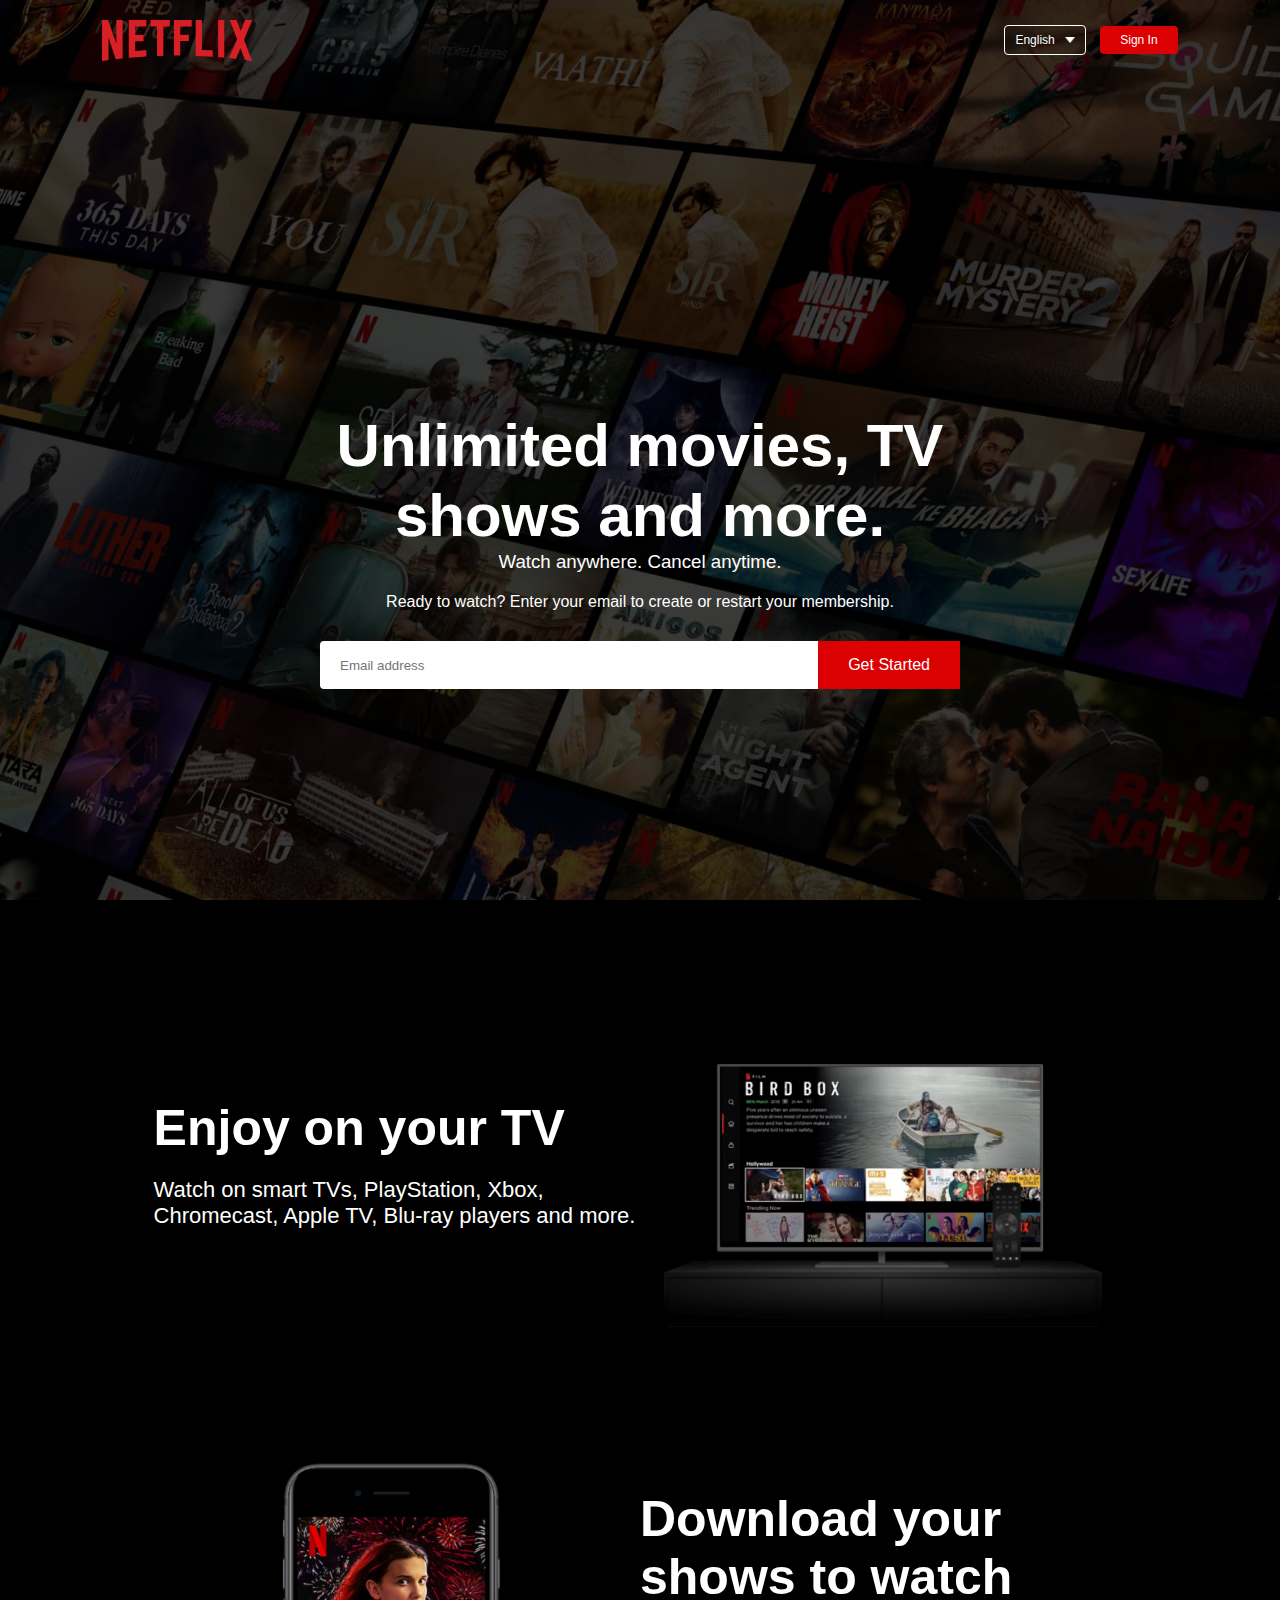
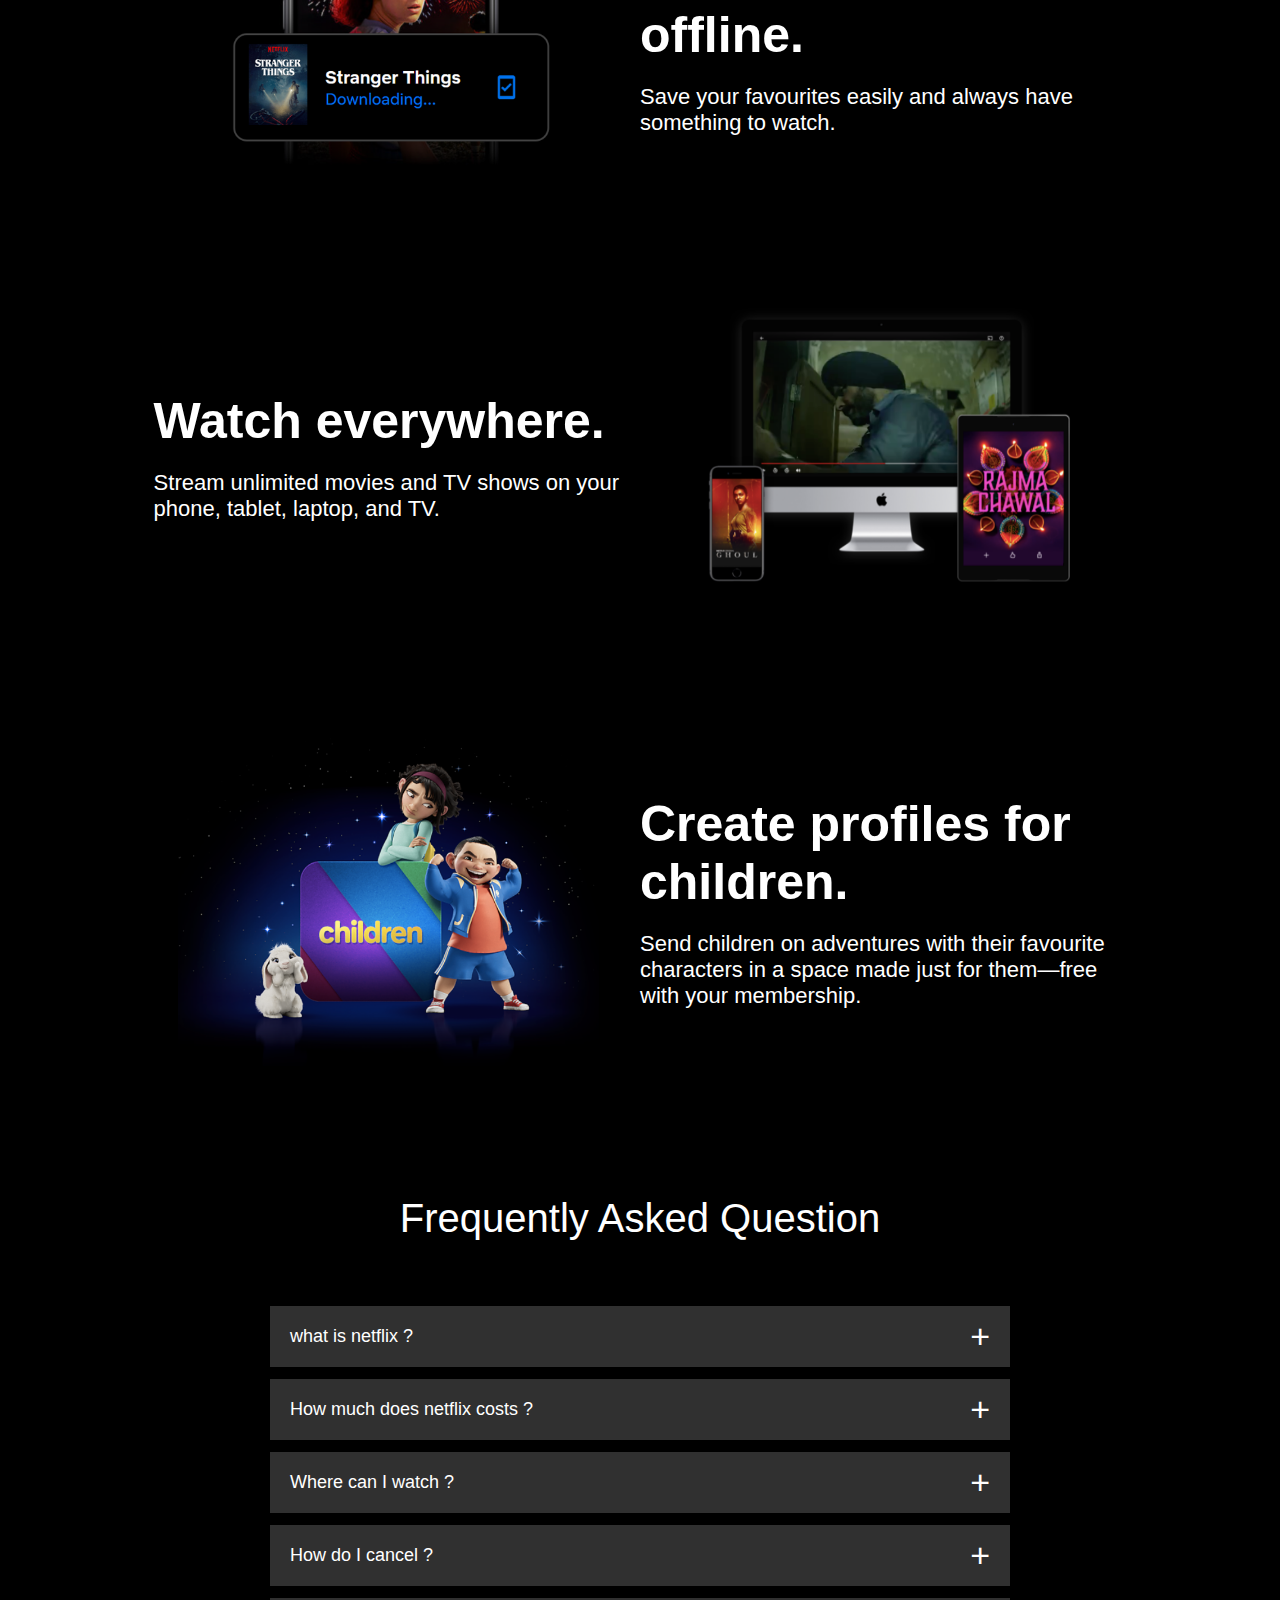
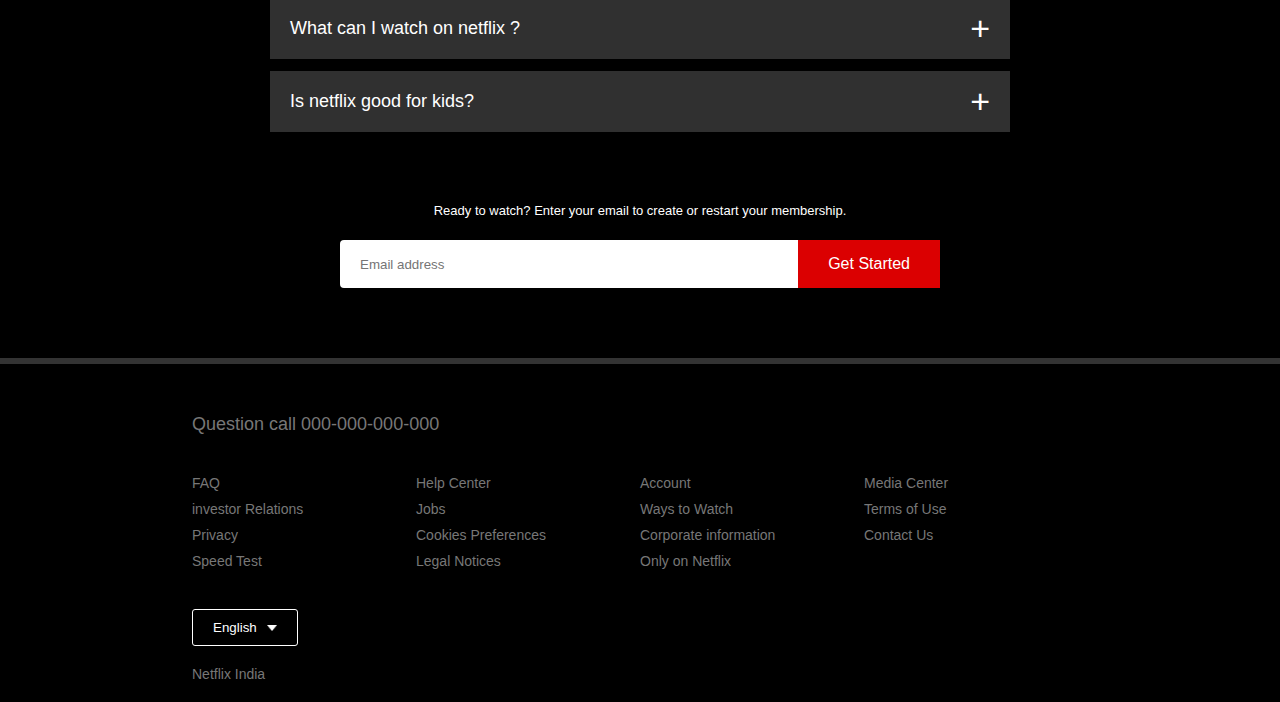
<file: index.html>
<!DOCTYPE html>
<html lang="en">
<head>
    <meta charset="UTF-8">
    <meta http-equiv="X-UA-Compatible" content="IE=edge">
    <meta name="viewport" content="width=device-width, initial-scale=1.0">
    <title>Netflix</title>
    <link rel="icon" href="images/netflix-title-logo.jpg">
    <link rel="stylesheet" href="netflixstyle.css">
</head>
<body>
    <div class="header">
        <nav>
            <img src="images/logo.png" class="logo">
            <div>
                <button class="language-btn">English<img src="images/down-icon.png"></button>
                <button>Sign In</button>
            </div>
        </nav>
        <div class="header-content">
            <h1>Unlimited movies, TV shows and more.</h1>
            <h3>Watch anywhere. Cancel anytime.</h3>
            <p>Ready to watch? Enter your email to create or restart your membership.</p>
            <form class="email-signup">
                <input type="email" placeholder="Email address" required>
                <button type="submit">Get Started</button>
            </form>
        </div>
    </div>
    <div class="features">
        <div class="row">
            <div class="text-col">
                <h2>Enjoy on your TV</h2>
                <p>Watch on smart TVs, PlayStation, Xbox, Chromecast, Apple TV, Blu-ray players and more.</p>

            </div>
            <div class="img-col">
                <img src="images/feature-1.png">
            </div>
        </div>
        <div class="row">
            <div class="img-col">
                <img src="images/feature-2.png">
            </div>
            <div class="text-col">
                <h2>Download your shows to watch offline.</h2>
                <p>Save your favourites easily and always have something to watch.</p>

            </div>
           
        </div>
        <div class="row">
            <div class="text-col">
                <h2>Watch everywhere.</h2>
                <p>Stream unlimited movies and TV shows on your phone, tablet, laptop, and TV.</p>

            </div>
            <div class="img-col">
                <img src="images/feature-3.png">
            </div>
        </div>
        <div class="row">
            <div class="img-col">
                <img src="images/feature-4.png">
            </div>
            <div class="text-col">
                <h2>Create profiles for children.</h2>
                <p>Send children on adventures with their favourite characters in a space made just for them—free with your membership.</p>

            </div>
           
        </div>
    </div>
    <div class="faq">
        <h2>Frequently Asked Question</h2>
        <ul class="accordion">
            <li>
                <input type="radio" name="accordion" id="first">
                <label for="first">what is netflix ? </label>
                <div class="content">
                    <p>Netflix is a streaming service that offers a wide variety of award-winning TV shows, movies, anime, documentaries and more – on thousands of internet-connected devices.</p>

                </div>
            </li>
            <li>
                <input type="radio" name="accordion" id="second">
                <label for="second">How much does netflix costs ? </label>
                <div class="content">
                    <p>Watch Netflix on your smartphone, tablet, Smart TV, laptop, or streaming device, all for one fixed monthly fee. Plans range from ₹ 149 to ₹ 649 a month. No extra costs, no contracts.</p>

                </div>
            </li>
            <li>
                <input type="radio" name="accordion" id="third">
                <label for="third">Where can I watch ? </label>
                <div class="content">
                    <p>Watch anywhere, anytime. Sign in with your Netflix account to watch instantly on the web at netflix.com from your personal computer or on any internet-connected device that offers the Netflix app, including smart TVs, smartphones, tablets, streaming media players and game consoles.</p>

                </div>
            </li>
            <li>
                <input type="radio" name="accordion" id="fourth">
                <label for="fourth">How do I cancel ? </label>
                <div class="content">
                    <p>Netflix is flexible. There are no annoying contracts and no commitments. You can easily cancel your account online in two clicks. There are no cancellation fees – start or stop your account anytime.</p>

                </div>
            </li>
            <li>
                <input type="radio" name="accordion" id="fifth">
                <label for="fifth">What can I watch on netflix ? </label>
                <div class="content">
                    <p>Netflix has an extensive library of feature films, documentaries, TV shows, anime, award-winning Netflix originals, and more. Watch as much as you want, anytime you want.</p>

                </div>
            </li>
            <li>
                <input type="radio" name="accordion" id="sixth">
                <label for="sixth">Is netflix good for kids? </label>
                <div class="content">
                    <p>The Netflix Kids experience is included in your membership to give parents control while kids enjoy family-friendly TV shows and films in their own space.</p>

                </div>
            </li>
        </ul>
        <small>Ready to watch? Enter your email to create or restart your membership.</small>
        <form class="email-signup">
            <input type="email" placeholder="Email address" required>
            <button type="submit">Get Started</button>
        </form>
    </div>
    <div class="footer">
        <h2> Question call 000-000-000-000</h2>
        <div class="row">
            <div class="col">
                <a href="#">FAQ</a>
                <a href="#">investor Relations</a>
                <a href="#">Privacy</a>
                <a href="#">Speed Test</a>
            </div>
            <div class="col">
                <a href="#">Help Center</a>
                <a href="#">Jobs</a>
                <a href="#">Cookies Preferences</a>
                <a href="#">Legal Notices</a>
            </div>
            <div class="col">
                <a href="#">Account</a>
                <a href="#">Ways to Watch</a>
                <a href="#">Corporate information</a>
                <a href="#">Only on Netflix</a>
            </div>
            <div class="col">
                <a href="#">Media Center</a>
                <a href="#">Terms of Use</a>
                <a href="#">Contact Us</a>
            </div>
        </div>
        <button class="language-btn">English<img src="images/down-icon.png"></button>
        <p class="copyright-text">Netflix India</p>
    </div>
</body>
</html>
</file>
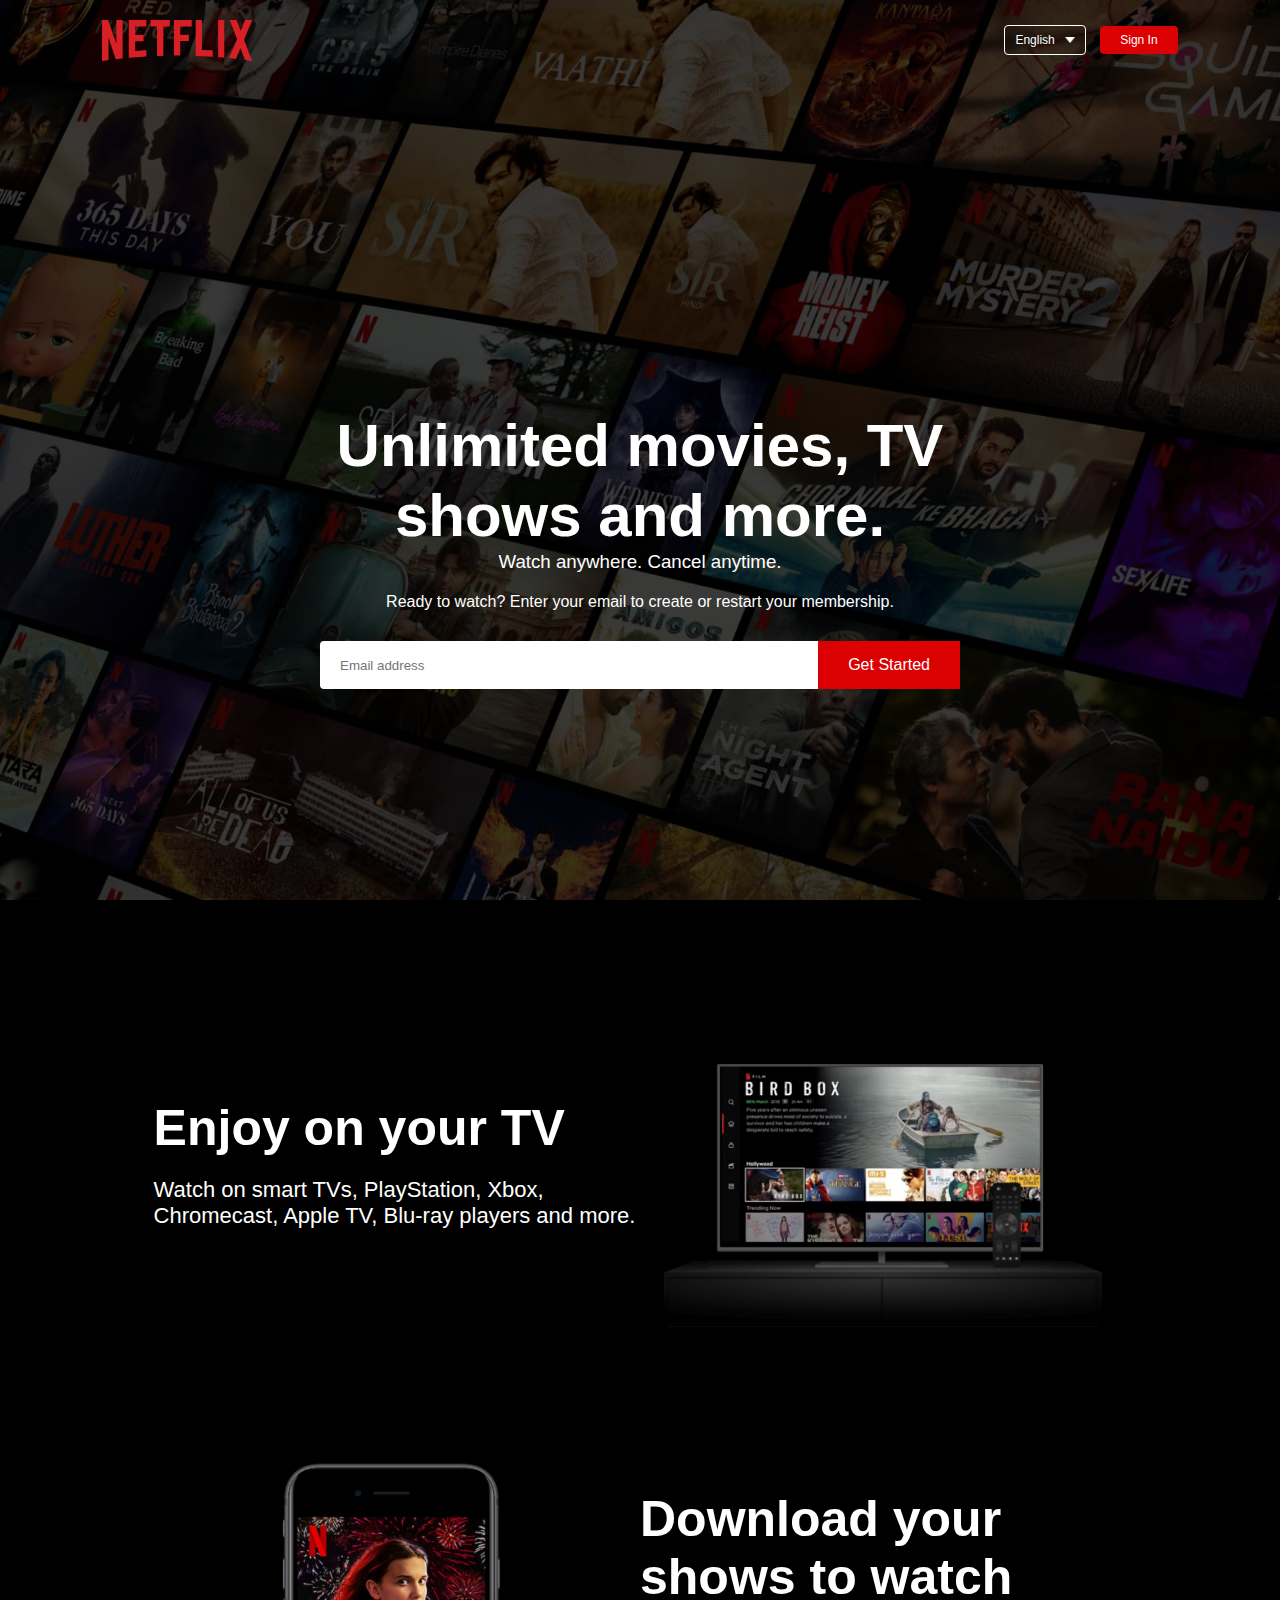
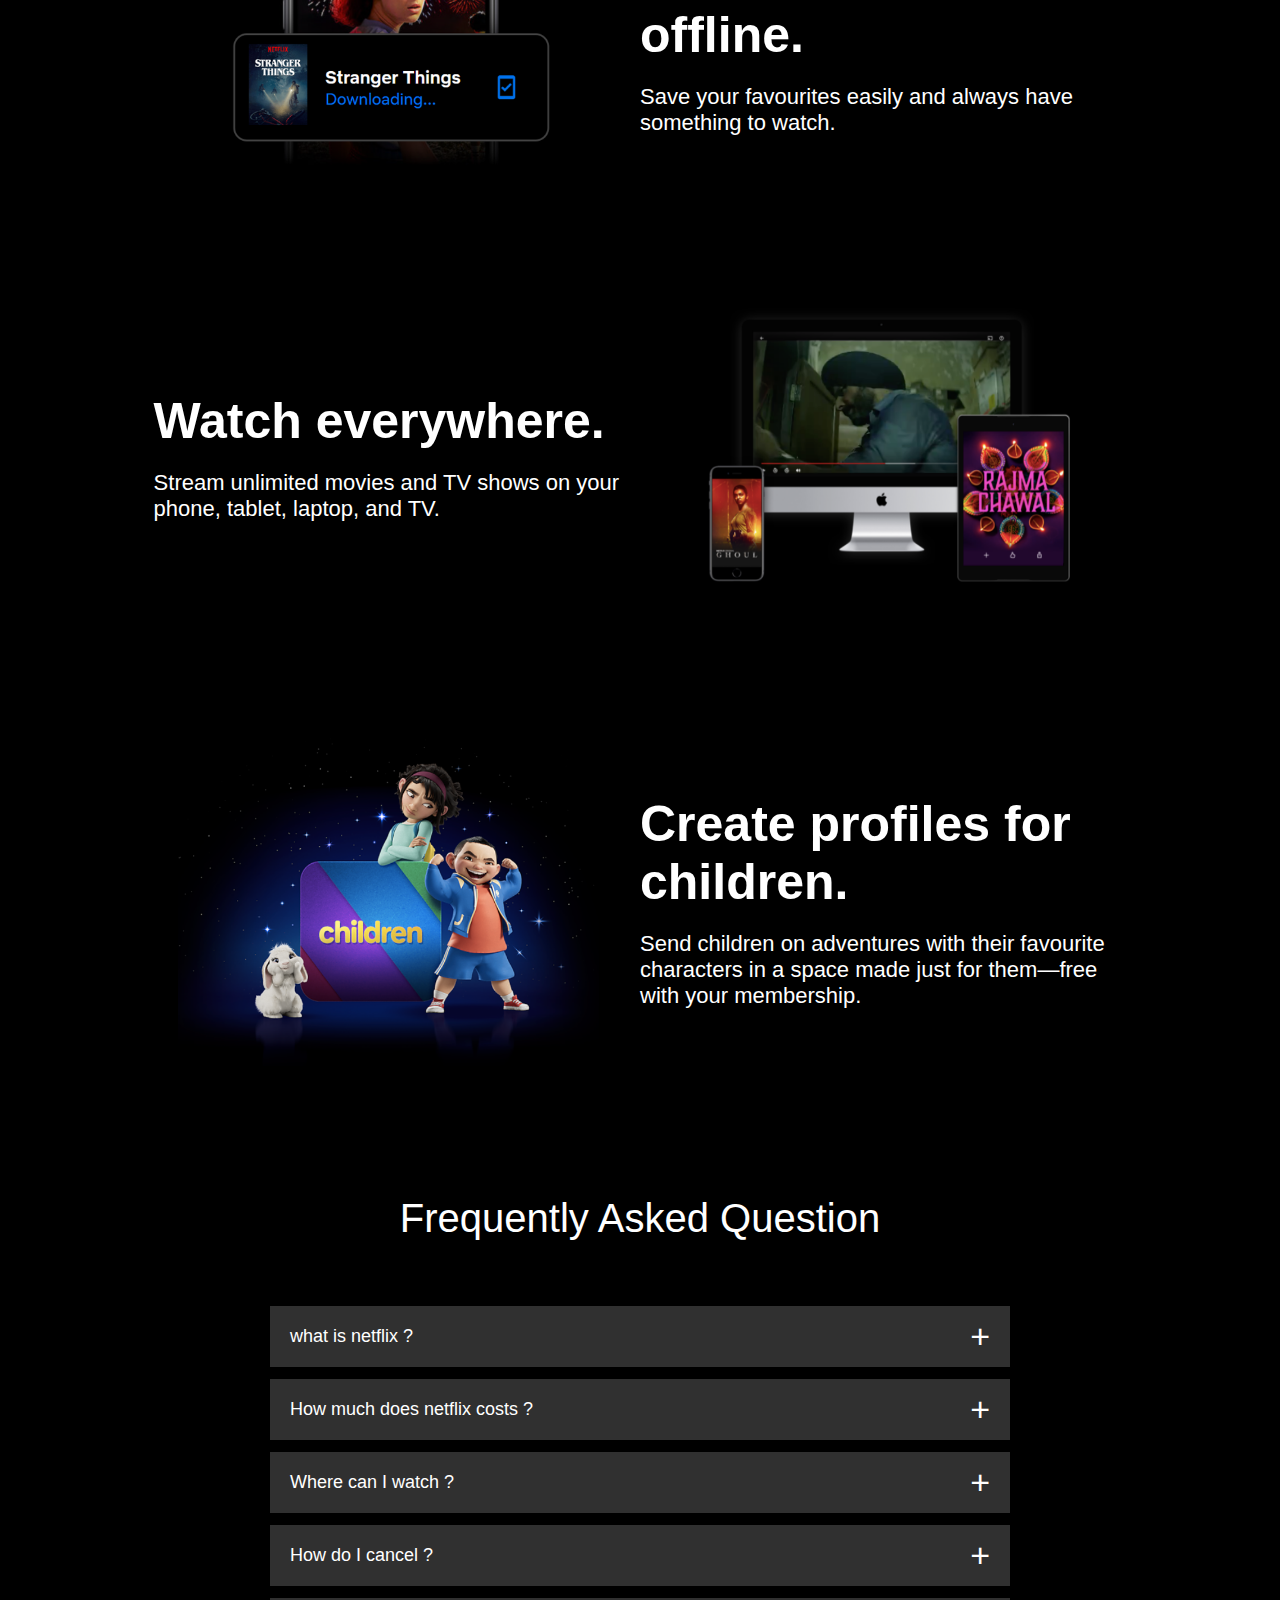
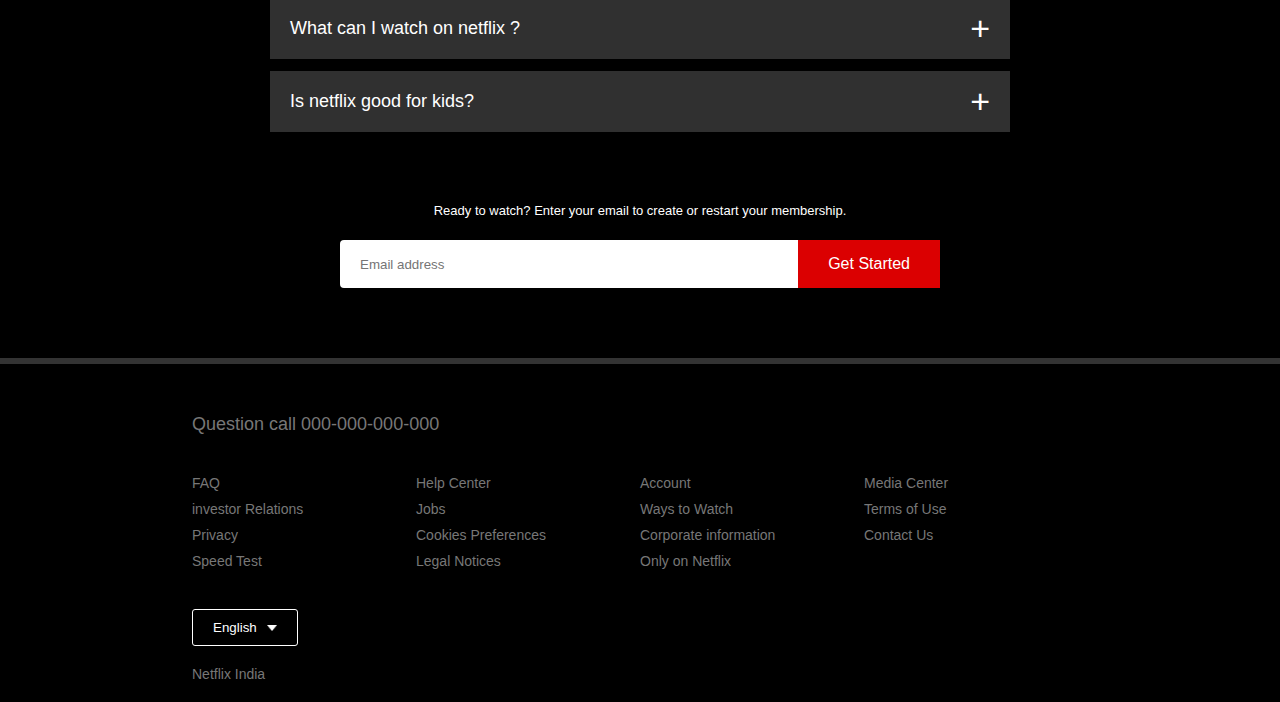
<file: netflix.html>
<!DOCTYPE html>
<html lang="en">
<head>
    <meta charset="UTF-8">
    <meta http-equiv="X-UA-Compatible" content="IE=edge">
    <meta name="viewport" content="width=device-width, initial-scale=1.0">
    <title>Netflix</title>
    <link rel="icon" href="images/netflix-title-logo.jpg">
    <link rel="stylesheet" href="netflixstyle.css">
</head>
<body>
    <div class="header">
        <nav>
            <img src="images/logo.png" class="logo">
            <div>
                <button class="language-btn">English<img src="images/down-icon.png"></button>
                <button>Sign In</button>
            </div>
        </nav>
        <div class="header-content">
            <h1>Unlimited movies, TV shows and more.</h1>
            <h3>Watch anywhere. Cancel anytime.</h3>
            <p>Ready to watch? Enter your email to create or restart your membership.</p>
            <form class="email-signup">
                <input type="email" placeholder="Email address" required>
                <button type="submit">Get Started</button>
            </form>
        </div>
    </div>
    <div class="features">
        <div class="row">
            <div class="text-col">
                <h2>Enjoy on your TV</h2>
                <p>Watch on smart TVs, PlayStation, Xbox, Chromecast, Apple TV, Blu-ray players and more.</p>

            </div>
            <div class="img-col">
                <img src="images/feature-1.png">
            </div>
        </div>
        <div class="row">
            <div class="img-col">
                <img src="images/feature-2.png">
            </div>
            <div class="text-col">
                <h2>Download your shows to watch offline.</h2>
                <p>Save your favourites easily and always have something to watch.</p>

            </div>
           
        </div>
        <div class="row">
            <div class="text-col">
                <h2>Watch everywhere.</h2>
                <p>Stream unlimited movies and TV shows on your phone, tablet, laptop, and TV.</p>

            </div>
            <div class="img-col">
                <img src="images/feature-3.png">
            </div>
        </div>
        <div class="row">
            <div class="img-col">
                <img src="images/feature-4.png">
            </div>
            <div class="text-col">
                <h2>Create profiles for children.</h2>
                <p>Send children on adventures with their favourite characters in a space made just for them—free with your membership.</p>

            </div>
           
        </div>
    </div>
    <div class="faq">
        <h2>Frequently Asked Question</h2>
        <ul class="accordion">
            <li>
                <input type="radio" name="accordion" id="first">
                <label for="first">what is netflix ? </label>
                <div class="content">
                    <p>Netflix is a streaming service that offers a wide variety of award-winning TV shows, movies, anime, documentaries and more – on thousands of internet-connected devices.</p>

                </div>
            </li>
            <li>
                <input type="radio" name="accordion" id="second">
                <label for="second">How much does netflix costs ? </label>
                <div class="content">
                    <p>Watch Netflix on your smartphone, tablet, Smart TV, laptop, or streaming device, all for one fixed monthly fee. Plans range from ₹ 149 to ₹ 649 a month. No extra costs, no contracts.</p>

                </div>
            </li>
            <li>
                <input type="radio" name="accordion" id="third">
                <label for="third">Where can I watch ? </label>
                <div class="content">
                    <p>Watch anywhere, anytime. Sign in with your Netflix account to watch instantly on the web at netflix.com from your personal computer or on any internet-connected device that offers the Netflix app, including smart TVs, smartphones, tablets, streaming media players and game consoles.</p>

                </div>
            </li>
            <li>
                <input type="radio" name="accordion" id="fourth">
                <label for="fourth">How do I cancel ? </label>
                <div class="content">
                    <p>Netflix is flexible. There are no annoying contracts and no commitments. You can easily cancel your account online in two clicks. There are no cancellation fees – start or stop your account anytime.</p>

                </div>
            </li>
            <li>
                <input type="radio" name="accordion" id="fifth">
                <label for="fifth">What can I watch on netflix ? </label>
                <div class="content">
                    <p>Netflix has an extensive library of feature films, documentaries, TV shows, anime, award-winning Netflix originals, and more. Watch as much as you want, anytime you want.</p>

                </div>
            </li>
            <li>
                <input type="radio" name="accordion" id="sixth">
                <label for="sixth">Is netflix good for kids? </label>
                <div class="content">
                    <p>The Netflix Kids experience is included in your membership to give parents control while kids enjoy family-friendly TV shows and films in their own space.</p>

                </div>
            </li>
        </ul>
        <small>Ready to watch? Enter your email to create or restart your membership.</small>
        <form class="email-signup">
            <input type="email" placeholder="Email address" required>
            <button type="submit">Get Started</button>
        </form>
    </div>
    <div class="footer">
        <h2> Question call 000-000-000-000</h2>
        <div class="row">
            <div class="col">
                <a href="#">FAQ</a>
                <a href="#">investor Relations</a>
                <a href="#">Privacy</a>
                <a href="#">Speed Test</a>
            </div>
            <div class="col">
                <a href="#">Help Center</a>
                <a href="#">Jobs</a>
                <a href="#">Cookies Preferences</a>
                <a href="#">Legal Notices</a>
            </div>
            <div class="col">
                <a href="#">Account</a>
                <a href="#">Ways to Watch</a>
                <a href="#">Corporate information</a>
                <a href="#">Only on Netflix</a>
            </div>
            <div class="col">
                <a href="#">Media Center</a>
                <a href="#">Terms of Use</a>
                <a href="#">Contact Us</a>
            </div>
        </div>
        <button class="language-btn">English<img src="images/down-icon.png"></button>
        <p class="copyright-text">Netflix India</p>
    </div>
</body>
</html>
</file>
<file: netflixstyle.css>
*{
margin:0;
padding:0;
font-family: 'poppins',sans-serif;
box-sizing:border-box;
}
body{
    background:#000;
    color:#fff;
}
.header{
width:100%;
height:100vh;
background-image: linear-gradient(rgba(0,0,0,0.7),rgba(0,0,0,0.7)),url(/images/netflix-header.png);
background-size: cover;
background-position: center;
padding:10px 8%;
position:relative;
}
nav{
    display:flex;
    align-items: center;
    justify-content: space-between;
    padding:10px 0;
}
.logo{
    width:150px;
    cursor:pointer;
}
nav button{
    border:0;
    outline:0;
    background:#db0001;
    color:#fff;
    padding:7px 20px;
    font-size: 12px;
    border-radius:4px;
    margin-left:10px;
    cursor:pointer;
}
.language-btn{
    display: inline-flex;
    align-items: center;
    background: transparent;
    border: 1px solid #fff;
    padding:7px 10px;
}
.language-btn img{
    width:10px;
    margin-left: 10px;
}
.header-content{
    position: absolute;
    top:50%;
    left:50%;
    transform:translate(-50%,-50%);
    text-align: center;
    margin-top: 100px;
}
.header-content h1{
    font-size:60px ;
    line-height:70px;
    font-weight: 600;
    max-width: 650px;

}
.header-content h3{
    font-weight: 400;
    margin-bottom: 20px;

}
.email-signup{
    background: #fff;
    border-radius: 4px;
    display: flex;
    align-items: center;
    margin-top: 30px;

}
.email-signup input{
    flex:1;
    border: 0;
    outline: 0;
    margin-left: 20px;

}
.email-signup button{
    background: #db0001;
    border: 0;
    outline: 0;
    color: #fff;
    font-size: 16px;
    cursor:pointer;
    padding:15px 30px;
}
.features{
    padding:50px 12%;
    font-size: 22px;
}
.row{
    display:flex;
    width:100%;
    align-items: center;
    flex-wrap: wrap;
    padding:50px 0;

}
.text-col{
    flex-basis: 50%;
    margin-bottom:20px;

}
.img-col{
    flex-basis: 50%;
    margin-bottom:20px;

}
.img-col img{
    display:block;
    width:90%;
    margin:auto;
}
.features h2{
    font-size: 50px;
    font-weight: 600;
    margin-bottom: 20px;

}
.faq{
    padding: 10px 12%;
    text-align: center;
    font-size:18px;
}
.faq h2{
    font-weight: 500;
    font-size: 40px;

}
.accordion{
    margin: 60px auto;
    width: 100%;
    max-width: 750px;
}
.accordion li{
    list-style: none;
    width:100%;
    padding: 5px;
}
.accordion li label{
    display: flex;
    align-items: center;
    padding:20px;
    font-weight: 500;
    background: #303030;
    margin-bottom: 2px;
    cursor:pointer;
    position:relative;
}
label::after{
    content: '+';
    font-size: 34px;
    position: absolute;
    right:20px;
    transition: transform 0.5s;
}
input[type="radio"]{
    display: none;
}
.accordion .content{
    background:#303030;
    text-align: left;
    padding: 0 20px;
    max-height: 0;
    overflow: hidden;
    transition:max-height 0.5s, padding 0.5s;
}
.accordion input[type="radio"]:checked + label+.content{
    max-height: 600px;
    padding:30px 20px;
}
.accordion input[type="radio"]:checked + label::after{
    transform: rotate(135deg);
}
.faq .email-signup{
    max-width: 600px;
    margin: 20px auto 60px;
}
.faq small{
    font-size: 13px;

}
.footer{
    padding: 50px 15% 10px;
    border-top: 6px solid #333;
    color:#777;

}
.footer h2{
    font-size: 18px;
    font-weight: 400;
    margin-bottom: 30px;
    
}
.footer .col{
    flex-basis: 25%;
    flex-grow:1;
    margin-bottom: 20px;

}
.footer .col a{
    display:block;
    text-decoration: none;
    color:#777;
    font-size: 14px;
    margin-bottom:10px;
}
.footer .row{
    align-items: flex-start;
    padding: 10px 0;

}
.footer .language-btn{
    color:#fff;
    padding: 10px 20px;
    border-radius: 3px;
}
.copyright-text{
    font-size: 14px;
    margin-top: 20px;
    margin-bottom: 10px;
}
</file>
